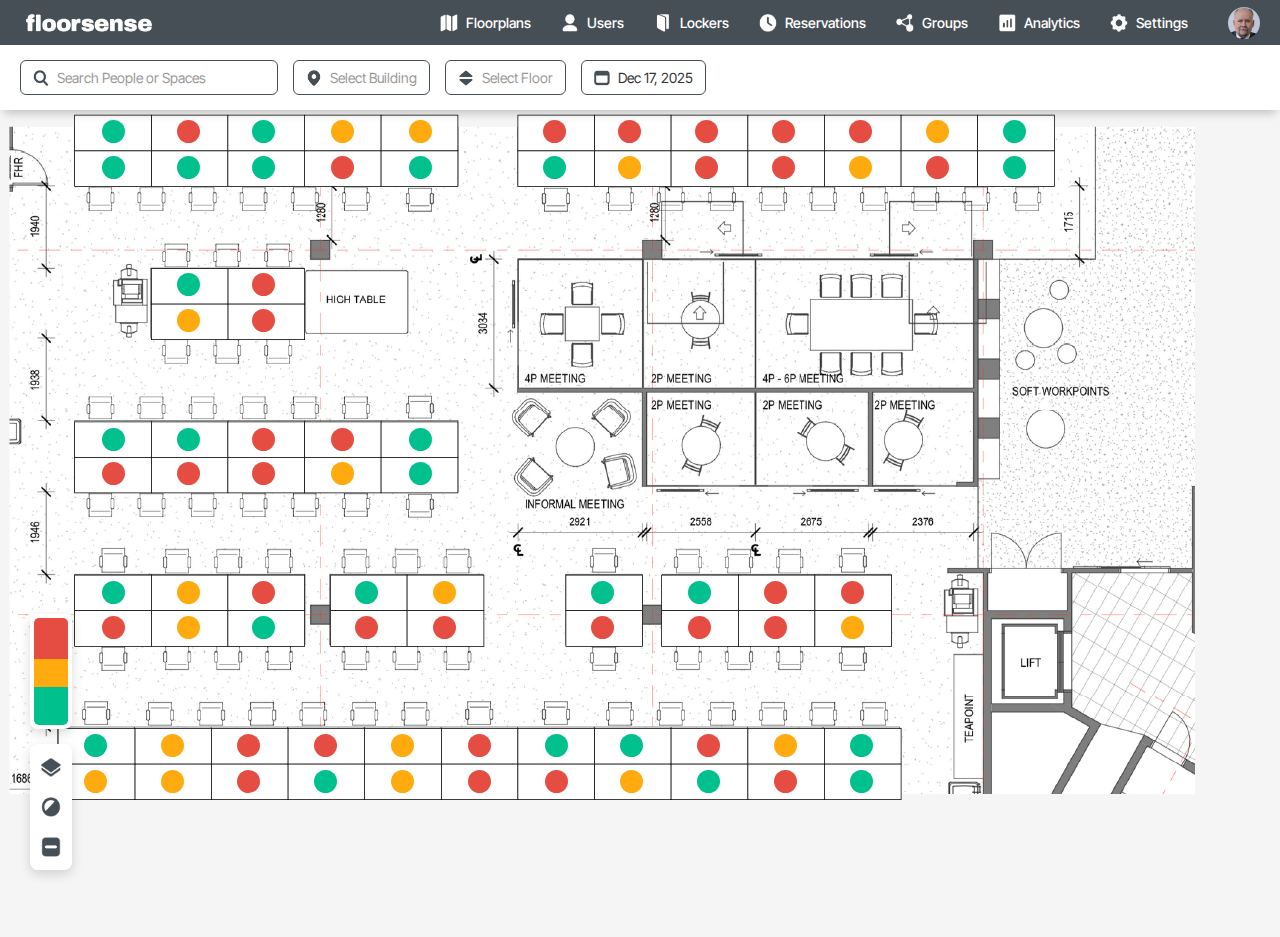
<file: index.html>
<!DOCTYPE html>
<html lang="en">
<head>
    <meta charset="UTF-8">
    <meta name="viewport" content="width=device-width, initial-scale=1.0">
    <title>Admin Portal</title>
    <link href="https://fonts.googleapis.com/css2?family=Inter+Tight:wght@400;500;600&display=swap" rel="stylesheet">
    <style>
        * {
            margin: 0;
            padding: 0;
            box-sizing: border-box;
        }

        body {
            font-family: 'Inter Tight', sans-serif;
            background-color: #f5f5f5;
        }

        .top-bar {
            height: 45px;
            background-color: #474f56;
            display: flex;
            align-items: center;
            justify-content: space-between;
            padding: 0 20px;
        }

        .logo {
            height: 30px;
        }

        .menu {
            display: flex;
            gap: 30px;
            align-items: center;
            z-index: 500;
        }

        .menu-item {
            display: flex;
            align-items: center;
            gap: 8px;
            color: white;
            text-decoration: none;
            font-size: 14px;
            font-weight: 500;
            cursor: pointer;
            transition: opacity 0.2s;
        }

        .menu-item:hover {
            opacity: 0.8;
        }

        .menu-item span {
            white-space: nowrap;
        }

        .menu-icon {
            height: 18px;
            width: 18px;
            flex-shrink: 0;
        }

        .avatar {
            width: 32px;
            height: 32px;
            border-radius: 50%;
            object-fit: cover;
            margin-left: 10px;
            flex-shrink: 0;
        }

        @media (max-width: 1024px) {
            .menu-item span {
                display: none;
            }
            .menu {
                gap: 20px;
            }

            .menu-item {
                position: relative;
            }

            .menu-item .tooltip {
                 display: block;
            }

        }

        .secondary-bar {
            height: 65px;
            background-color: white;
            display: flex;
            align-items: center;
            padding: 0 20px;
            gap: 15px;
            box-shadow: 0px 7px 9px -4px rgba(0,0,0,0.22);
            -webkit-box-shadow: 0px 7px 9px -4px rgba(0,0,0,0.22);
            -moz-box-shadow: 0px 7px 9px -4px rgba(0,0,0,0.22);
            position: relative;
            z-index: 10;
        }

        .filter-item {
            display: flex;
            align-items: center;
            gap: 8px;
            padding: 8px 12px;
            border: 1px solid #474f56;
            border-radius: 6px;
            background-color: white;
            font-size: 14px;
            color: #333;
            cursor: pointer;
            position: relative;
        }

        .filter-item select {
            border: none;
            outline: none;
            background: transparent;
            font-family: 'Inter Tight', sans-serif;
            font-size: 14px;
            color: #333;
            cursor: pointer;
            width: 100%;
            appearance: none;
            padding-right: 5px;
            position: absolute;
            left: 0;
            top: 0;
            width: 100%;
            height: 100%;
            padding-left: 36px;
            opacity: 0;
            cursor: pointer;
        }

        .filter-icon {
            height: 16px;
            width: 16px;
            flex-shrink: 0;
        }

        .search-input {
            border: none;
            outline: none;
            flex: 1;
            min-width: 150px;
            font-family: 'Inter Tight', sans-serif;
            font-size: 14px;
        }

        .search-input::placeholder {
            color: #999;
        }

        select, input[type="date"] {
            border: none;
            outline: none;
            background: transparent;
            font-family: 'Inter Tight', sans-serif;
            font-size: 14px;
            color: #333;
            cursor: pointer;
            width: 100%;
        }

        select {
            appearance: none;
            padding-right: 5px;
            position: absolute;
            left: 0;
            top: 0;
            width: 100%;
            height: 100%;
            padding-left: 36px;
            opacity: 0;
            cursor: pointer;
        }

        .select-text {
            color: #999;
            user-select: none;
        }

        select:focus + .select-text {
            color: #333;
        }

        select option:first-child {
            color: #999;
        }

        select option:not(:first-child) {
            color: #333;
        }

        input[type="date"] {
            position: absolute;
            left: 0;
            top: 0;
            width: 100%;
            height: 100%;
            padding-left: 36px;
            opacity: 0;
            cursor: pointer;
        }

        input[type="date"]::-webkit-calendar-picker-indicator {
            position: absolute;
            left: 0;
            top: 0;
            width: 100%;
            height: 100%;
            margin: 0;
            padding: 0;
            cursor: pointer;
            opacity: 0;
        }

        input[type="date"]::-webkit-inner-spin-button {
            display: none;
        }

        .date-text {
            user-select: none;
        }

        .content {
            position: relative;
            height: calc(100vh - 110px);
            overflow: hidden;
            z-index:1;
        }
        
        .content.space-pressed {
            cursor: grab;
        }
        
        .content.panning {
            cursor: grabbing;
        }

        .map-container {
            position: relative;
            width: 1202px;
            height: 695px;
            margin: 0;
            transform-origin: 0 0;
            transition: transform 0.1s ease-out;
        }

        .map-layer {
            position: absolute;
            top: 0;
            left: 0;
            width: 1202px;
            height: 695px;
            background-size: contain;
            background-position: top left;
            background-repeat: no-repeat;
        }

        .map-base {
            background-image: url('images/maptemplate.png');
        }

        .map-numbers {
            background-image: url('images/desknumbers.png');
            opacity: 0;
            transition: opacity 0.3s;
        }

        .map-numbers.visible {
            opacity: 1;
        }

        .dots-layer {
            position: absolute;
            top: 0;
            left: 0;
            width: 1202px;
            height: 695px;
        }

        .desk-dot {
            position: absolute;
            width: 23px;
            height: 23px;
            background-color: #e54d42;
            border-radius: 50%;
            cursor: pointer;
            transition: transform 0.2s, box-shadow 0.2s;
        }

        .desk-dot:hover {
            transform: scale(1.2);
        }

        .desk-dot.selected {
            transform: scale(1.1);
            box-shadow: 0 0 0 2px #ffffff, 0 0 0 4px #333333, 0 2px 8px rgba(0, 0, 0, 0.8);
        }

        .selection-box {
            position: absolute;
            border: 2px dashed #00c18d;
            background-color: rgba(0, 193, 141, 0.1);
            pointer-events: none;
            z-index: 100;
        }

    .side-panel {
        position: absolute;
        top: 20px;
        right: -420px;
        width: 400px;
        height: calc(100% - 40px);
        background-color: white;
        box-shadow: 2px 4px 9px rgba(0, 0, 0, 0.2);
        transition: right 0.3s ease;
        z-index: 11000;
        padding: 30px;
        overflow-y: auto;
        border-radius: 12px;
        border: 1px solid #afafaf;
    }

        .side-panel.open {
            right: 20px;
        }



        .panel-title {
            font-size: 16px;
            font-weight: 600;
            margin-bottom: 20px;
            color: #333;
            display: flex;
            justify-content: space-between;
            align-items: center;
        }

        .panel-title img {
            width: 20px;
            height: 20px;
        }

        .panel-count {
            font-size: 14px;
            font-weight: 400;
            color: #999;
        }

        .panel-field {
            margin-bottom: 20px;
        }

        .panel-label {
            font-size: 14px;
            font-weight: 500;
            color: #333;
            margin-bottom: 8px;
        }

        .panel-select {
            width: 100%;
            padding: 10px 12px;
            border: 1px solid #ddd;
            border-radius: 6px;
            font-family: 'Inter Tight', sans-serif;
            font-size: 14px;
            color: #333;
            background-color: white;
            cursor: pointer;
            outline: none;
            appearance: auto;
            opacity: 1;
            position: relative;
        }

        .panel-select option {
            color: #333;
            background-color: white;
        }

        .panel-select:focus {
            border-color: #00c18d;
        }

        .panel-content {
            font-size: 14px;
            color: #666;
            line-height: 1.6;
        }

        .section-divider {
            width: 100%;
            height: 1px;
            background-color: rgba(128, 128, 128, 0.2);
            margin: 20px 0;
        }

        .panel-field-inline {
            display: flex;
            align-items: center;
            justify-content: space-between;
            margin-bottom: 12px;
        }

       .three-state-button {
            display: flex;
            border: 1px solid #ddd;
            border-radius: 6px;
            overflow: hidden;
            width: fit-content;
        }
        .state-btn {
            padding: 6px 16px;
            border: none;
            background: white;
            cursor: pointer;
            font-size: 13px;
            border-right: 1px solid #ddd;
            transition: all 0.2s;
        }
        .state-btn:last-child {
            border-right: none;
        }
        .state-btn:hover:not(.active) {
            background: #f5f5f5;
        }
        .state-btn.active.state-on {
            background: #00c18d;
            color: white;
        }
        .state-btn.active.state-off {
            background: #e54d42;
            color: white;
        }
        .state-btn.active:not(.state-on):not(.state-off) {
            background: #999;
            color: white;
        }
        .two-state-button {
            display: flex;
            border: 1px solid #ddd;
            border-radius: 6px;
            overflow: hidden;
            width: fit-content;
        }

        .clear-all {
            color: #e54d42;
            font-size: 13px;
            cursor: pointer;
            font-weight: 500;
        }

        .clear-all:hover {
            text-decoration: underline;
        }

        .deskaction-container {
            display: flex;
            flex-wrap: wrap;
            gap: 12px; 
        }

        .deskaction {
            display: flex;
            min-width: 20px; 
            gap: 8px;
            padding: 8px 12px;
            border: 1px solid #474f56;
            border-radius: 6px;
            background: white;
            min-height: 20px;
            cursor: pointer;
            transition: background-color 0.2s;
            width: 45%;
        }

        .deskaction img {
            width: 20px;
            height: 20px;
            margin-right:8px;
        }

        .deskaction:hover {
            background-color: #f5f5f5;
        }

        .tags-container {
            display: flex;
            flex-wrap: wrap;
            gap: 8px;
            margin-top: 12px;
            padding: 12px;
            border: 1px solid #ddd;
            border-radius: 9px;
            background: white;
            min-height: 40px;
        }

        .tag {
            display: inline-flex;
            align-items: center;
            gap: 6px;
            padding: 6px 10px;
            background: #E0F2FA;
            color: #2b3136;
            border-radius: 6px;
            font-size: 13px;
            font-weight: 500;
        }

        .tag-close {
            cursor: pointer;
            font-size: 18px;
            line-height: 1;
            opacity: 0.7;
            transition: opacity 0.2s;
        }

        .tag-close:hover {
            opacity: 1;
        }


        /* MAP WIDGETS */

        .map-widgets {
            position: fixed;
            bottom: 30px;
            left: 30px;
            display: flex;
            flex-direction: column;
            gap: 15px;
            z-index: 300;
        }

        .widget {
            background-color: white;
            border: 4px solid white;
            border-radius: 8px;
            box-shadow: 0 4px 12px rgba(0, 0, 0, 0.15);
        }

        .widget-tri {
            width: 42px;
            height: 126px;
            display: flex;
            flex-direction: column;
            gap: 1px;
        }

        .widget-third {
            position: relative;
            flex: 1;
            display: flex;
            align-items: center;
            justify-content: center;
            cursor: pointer;
            transition: background-color 0.2s;
            border-radius: 5px;
        }

        .widget-third:hover {
            background-color: #f5f5f5;
        }

        .widget-third:hover .tooltip {
            opacity: 1;
        }

        .widget-icon {
            width: 20px;
            height: 20px;
        }

        .widget-color {
            width: 42px;
            height: 115px;
            display: flex;
            flex-direction: column;
        }

        .color-segment {
            cursor: pointer;
            position: relative;
            transition: opacity 0.2s;
        }

        .color-segment:hover {
            filter: brightness(1.1);
        }

        .color-red {
            background-color: #e54d42;
            flex: 3;
            border-radius: 5px 5px 0 0;
        }

        .color-yellow {
            background-color: #ffab10;
            flex: 2;
        }

        .color-green {
            background-color: #00c18d;
            flex: 2.8;
            border-radius: 0 0 5px 5px;
        }

        /* Tooltip Styles */
        .tooltip {
            position: absolute;
            background-color: #09131b;
            color: #ffffff;
            padding: 8px 12px;
            border-radius: 6px;
            font-size: 13px;
            font-weight: 500;
            white-space: nowrap;
            pointer-events: none;
            opacity: 0;
            box-shadow: 0 2px 8px rgba(0, 0, 0, 0.15);
            z-index: 5000;
        }

        *:hover > .tooltip {
            opacity: 1;
            transition: opacity 0.3s 1s;
        }

        .tooltip-right {
            left: calc(100% + 5px);
            top: 50%;
            transform: translateY(-50%);
        }

        .tooltip-left {
            right: calc(100% + 5px);
            top: 50%;
            transform: translateY(-50%);
        }

        .tooltip-up {
            bottom: calc(100% + 5px);
            left: 50%;
            transform: translateX(-50%);
        }

        .tooltip-down {
            top: calc(100% + 5px);
            left: 50%;
            transform: translateX(-50%);
        }
    </style>
</head>
<body>
    <div class="top-bar">
        <img src="images/fslogosmallwhite.png" alt="Logo" class="logo">
        <nav class="menu">
            <a href="#" class="menu-item">
                <img src="images/mapicon.png" alt="" class="menu-icon">
                <span>Floorplans</span>
                    <div class="tooltip tooltip-down">Floorplans</div>
            </a>
            <a href="#" class="menu-item">
                <img src="images/personicon.png" alt="" class="menu-icon">
                <span>Users</span>
            </a>
            <a href="#" class="menu-item">
                <img src="images/lockericon.png" alt="" class="menu-icon">
                <span>Lockers</span>
            </a>
            <a href="#" class="menu-item">
                <img src="images/clockicon.png" alt="" class="menu-icon">
                <span>Reservations</span>
            </a>
            <a href="#" class="menu-item">
                <img src="images/groupsicon.png" alt="" class="menu-icon">
                <span>Groups</span>
            </a>
            <a href="#" class="menu-item">
                <img src="images/analyticsicon.png" alt="" class="menu-icon">
                <span>Analytics</span>
            </a>
            <a href="#" class="menu-item">
                <img src="images/settingsicon.png" alt="" class="menu-icon">
                <span>Settings</span>
            </a>
            <img src="images/avatar.png" alt="Avatar" class="avatar">
        </nav>
    </div>
    
    <div class="secondary-bar">
        <div class="filter-item">
            <img src="images/searchicon.png" alt="" class="filter-icon">
            <input type="text" class="search-input" placeholder="Search People or Spaces">
        </div>
        
        <div class="filter-item">
            <img src="images/locationicon.png" alt="" class="filter-icon">
            <select id="building-select">
                <option value="" disabled selected hidden>Select Building</option>
                <option value="north">North Tower</option>
                <option value="south">South Tower</option>
                <option value="east">East Building</option>
                <option value="west">West Campus</option>
            </select>
            <span class="select-text">Select Building</span>
        </div>
        
        <div class="filter-item">
            <img src="images/updownicon.png" alt="" class="filter-icon">
            <select id="floor-select">
                <option value="" disabled selected hidden>Select Floor</option>
                <option value="1">Floor 1</option>
                <option value="2">Floor 2</option>
                <option value="3">Floor 3</option>
                <option value="4">Floor 4</option>
                <option value="5">Floor 5</option>
            </select>
            <span class="select-text">Select Floor</span>
        </div>
        
        <div class="filter-item" onclick="document.getElementById('date-select').showPicker()">
            <img src="images/calendarsimpleicon.png" alt="" class="filter-icon">
            <span class="date-text">Dec 17, 2025</span>
            <input type="date" id="date-select" value="2025-12-17">
        </div>
    </div>
    
    <div class="content" id="content">
        <div class="map-container" id="mapContainer">
            <div class="map-layer map-base"></div>
            <div class="map-layer map-numbers" id="deskNumbers"></div>
            <div class="dots-layer" id="dotsLayer"></div>
        </div>



        <div class="map-widgets">
            <div class="widget widget-color">
                <div class="color-segment color-red" id="selectConfirmed">
                    <div class="tooltip tooltip-right">Select Confirmed Desks</div>
                </div>
                <div class="color-segment color-yellow" id="selectReserved">
                    <div class="tooltip tooltip-right">Select Reserved Desks</div>
                </div>
                <div class="color-segment color-green" id="selectFree">
                    <div class="tooltip tooltip-right">Select Free Desks</div>
                </div>
            </div>
            
            <div class="widget widget-tri">
                <div class="widget-third" id="toggleNumbers">
                    <img src="images/mapstackicon.png" alt="" class="widget-icon">
                    <div class="tooltip tooltip-right">Show Desk Numbers</div>
                </div>
                <div class="widget-third" id="invertSelection">
                    <img src="images/selectinverseicon.png" alt="" class="widget-icon">
                    <div class="tooltip tooltip-right">Invert Selection</div>
                </div>
                <div class="widget-third" id="clearSelection">
                    <img src="images/clearselectionicon.png" alt="" class="widget-icon">
                    <div class="tooltip tooltip-right">Clear Selection</div>
                </div>
            </div>
        </div>

        <div class="side-panel" id="sidePanel">

    <div class="panel-title" id="panelTitle"></div>
    <div class="panel-content" id="panelContent">
        <!-- Single desk content -->
        <div id="singleDeskContent" style="display: none;">
            <div class="panel-field">
                    <div class="panel-label">Desk Type</div>
                    <select class="panel-select">
                        <option value="">Select Type</option>
                        <option value="standard">Standard</option>
                        <option value="standing">Standing</option>
                        <option value="executive">Executive</option>
                    </select>   
                </div>
                <div class="panel-field">
                    <div class="panel-label">Desk Group</div>
                    <select class="panel-select">
                        <option value="">Select Group</option>
                        <option value="engineering">Engineering</option>
                        <option value="sales">Sales</option>
                        <option value="marketing">Marketing</option>
                    </select>
                </div>
                <div class="panel-field">
                    <div class="panel-label">Desk Zone</div>
                    <select class="panel-select">
                        <option value="">Select Zone</option>
                        <option value="quiet">Quiet Zone</option>
                        <option value="collaborative">Collaborative Zone</option>
                        <option value="window">Window Zone</option>
                    </select>
                </div>
             
                           <div class="section-divider"></div>

            <div class="panel-field-inline">
                <div class="panel-label">Desk Tags</div>
                <div class="clear-all">Clear All Tags</div>
            </div>
                <div class="tags-container">
                    <span class="tag">Wow <span class="tag-close">×</span></span>
                    <span class="tag">Too Hot<span class="tag-close">×</span></span>
                    <span class="tag">Five Screens<span class="tag-close">×</span></span>
                    <span class="tag">Burst Water Main<span class="tag-close">×</span></span>
                </div>

        <div class="section-divider"></div>

            <div class="deskaction-container">
                <div class="deskaction"><img src="images/lighticon.png">Test Light</div>
                <div class="deskaction"><img src="images/speakericon.png">Test Speaker</div>
                <div class="deskaction"><img src="images/cleanicon.png">Mark Clean</div>
            </div>

        <div class="section-divider"></div> 

                    <div class="panel-field-inline">
                <div class="panel-label">Set Desk Status</div>
                    <div class="two-state-button">
                        <button class="state-btn state-off" onclick="setActive(this)">Off</button>
                        <button class="state-btn state-on active" onclick="setActive(this)">On</button>
                    </div>
            </div>

        </div>
        
        <!-- Bulk edit content -->
        <div id="bulkEditContent" style="display: none;">
                <div class="panel-field">
                    <div class="panel-label">Desk Type</div>
                    <select class="panel-select">
                        <option value="">Select Type</option>
                        <option value="standard">Standard</option>
                        <option value="standing">Standing</option>
                        <option value="executive">Executive</option>
                    </select>   
                </div>
                <div class="panel-field">
                    <div class="panel-label">Desk Group</div>
                    <select class="panel-select">
                        <option value="">Select Group</option>
                        <option value="engineering">Engineering</option>
                        <option value="sales">Sales</option>
                        <option value="marketing">Marketing</option>
                    </select>
                </div>
                <div class="panel-field">
                    <div class="panel-label">Desk Zone</div>
                    <select class="panel-select">
                        <option value="">Select Zone</option>
                        <option value="quiet">Quiet Zone</option>
                        <option value="collaborative">Collaborative Zone</option>
                        <option value="window">Window Zone</option>
                    </select>
                </div>

            <div class="section-divider"></div>

            <div class="panel-field-inline">
                <div class="panel-label">Wireless Charging</div>
                    <div class="three-state-button">
                        <button class="state-btn state-off" onclick="setActive(this)">Off</button>
                        <button class="state-btn" onclick="setActive(this)">Auto</button>
                        <button class="state-btn state-on active" onclick="setActive(this)">On</button>
                    </div>
            </div>

            <div class="panel-field-inline">
                <div class="panel-label">Power Control</div>
                    <div class="three-state-button">
                        <button class="state-btn state-off active" onclick="setActive(this)">Off</button>
                        <button class="state-btn" onclick="setActive(this)">Auto</button>
                        <button class="state-btn state-on" onclick="setActive(this)">On</button>
                    </div>
            </div>

            <div class="section-divider"></div>

            <div class="panel-field-inline">
                <div class="panel-label">Desk Tags</div>
                <div class="clear-all">Clear All Tags</div>
            </div>
                <div class="tags-container">
                    <span class="tag">Chair Toilet <span class="tag-close">×</span></span>
                    <span class="tag">Sunny <span class="tag-close">×</span></span>
                    <span class="tag">Dual Screen <span class="tag-close">×</span></span>
                    <span class="tag">Fragrance <span class="tag-close">×</span></span>
                </div>

            <div class="section-divider"></div>

            <div class="panel-field-inline">
                <div class="panel-label">Set Desk Status</div>
                    <div class="two-state-button">
                        <button class="state-btn state-off" onclick="setActive(this)">Off</button>
                        <button class="state-btn state-on active" onclick="setActive(this)">On</button>
                    </div>
            </div>
</div>
        </div>
    </div>
</div>
    </div>

    <script>
        // Zoom and Pan State
        let scale = 1;
        let translateX = 0;
        let translateY = 0;
        let isPanning = false;
        let panStartX = 0;
        let panStartY = 0;
        let spacePressed = false;
        const mapContainer = document.getElementById('mapContainer');
        const content = document.getElementById('content');
        
        // Space key handling for pan mode
        document.addEventListener('keydown', function(e) {
            if (e.code === 'Space' && !spacePressed) {
                spacePressed = true;
                content.classList.add('space-pressed');
                e.preventDefault();
            }
        });
        
        document.addEventListener('keyup', function(e) {
            if (e.code === 'Space') {
                spacePressed = false;
                content.classList.remove('space-pressed');
                if (isPanning) {
                    isPanning = false;
                    content.classList.remove('panning');
                }
            }
        });
        
        // Pan on space + drag
        content.addEventListener('mousedown', function(e) {
            if (spacePressed) {
                isPanning = true;
                panStartX = e.clientX - translateX;
                panStartY = e.clientY - translateY;
                content.classList.add('panning');
                e.preventDefault();
            }
        });
        
        document.addEventListener('mousemove', function(e) {
            if (isPanning && spacePressed) {
                translateX = e.clientX - panStartX;
                translateY = e.clientY - panStartY;
                updateTransform();
                e.preventDefault();
            }
        });
        
        document.addEventListener('mouseup', function(e) {
            if (isPanning) {
                isPanning = false;
                content.classList.remove('panning');
            }
        });
        
        // Zoom with mouse wheel
        content.addEventListener('wheel', function(e) {
            e.preventDefault();
            
            const rect = content.getBoundingClientRect();
            const mouseX = e.clientX - rect.left;
            const mouseY = e.clientY - rect.top;
            
            const oldScale = scale;
            const delta = e.deltaY > 0 ? 0.9 : 1.1;
            scale = Math.min(Math.max(0.5, scale * delta), 3);
            
            // Adjust translation to zoom toward mouse position
            translateX = mouseX - (mouseX - translateX) * (scale / oldScale);
            translateY = mouseY - (mouseY - translateY) * (scale / oldScale);
            
            updateTransform();
        }, { passive: false });
        
        function updateTransform() {
            mapContainer.style.transform = `translate(${translateX}px, ${translateY}px) scale(${scale})`;
        }
        
        // Toggle desk numbers visibility
        document.getElementById('toggleNumbers').addEventListener('click', function() {
            const numbersLayer = document.getElementById('deskNumbers');
            numbersLayer.classList.toggle('visible');
        });

        // Define desk positions - coordinates are percentages of the map (1202 x 695)
        // Format: { x: percentage, y: percentage, status: 'confirmed'|'reserved'|'free' }
        const deskPositions = [

        //top islands

    { x: 8.5, y: 1.5, status: 'free' },      
    { x: 14.75, y: 1.5, status: 'confirmed' },     
    { x: 21, y: 1.5, status: 'free' },    
    { x: 27.5, y: 1.5, status: 'reserved' }, 
    { x: 34, y: 1.5, status: 'reserved' }, 
    { x: 45.2, y: 1.5, status: 'confirmed' },
    { x: 51.45, y: 1.5, status: 'confirmed' },
    { x: 57.85, y: 1.5, status: 'confirmed' },
    { x: 64.25, y: 1.5, status: 'confirmed' },
    { x: 70.65, y: 1.5, status: 'confirmed' }, 
    { x: 77.05, y: 1.5, status: 'reserved' }, 
    { x: 83.45, y: 1.5, status: 'free' },    
    
        //2nd row

    { x: 8.5, y: 6.65, status: 'free' },      
    { x: 14.75, y: 6.65, status: 'free' },     
    { x: 21, y: 6.65, status: 'free' },    
    { x: 27.5, y: 6.65, status: 'confirmed' }, 
    { x: 34, y: 6.65, status: 'free' }, 
    { x: 45.2, y: 6.65, status: 'free' },
    { x: 51.45, y: 6.65, status: 'reserved' },
    { x: 57.85, y: 6.65, status: 'confirmed' },
    { x: 64.25, y: 6.65, status: 'confirmed' },
    { x: 70.65, y: 6.65, status: 'reserved' }, 
    { x: 77.05, y: 6.65, status: 'confirmed' }, 
    { x: 83.45, y: 6.65, status: 'free' }, 

        //small island

    { x: 14.75, y: 23.5, status: 'free' },     
    { x: 21, y: 23.5, status: 'confirmed' },    
    { x: 14.75, y: 28.6, status: 'reserved' },     
    { x: 21, y: 28.6, status: 'confirmed' },   
 
            //island 3
            
    { x: 8.5, y: 45.7, status: 'free' },  
    { x: 14.75, y: 45.7, status: 'free' },     
    { x: 21, y: 45.7, status: 'confirmed' },       
    { x: 27.5, y: 45.7, status: 'confirmed' },   
    { x: 34, y: 45.7, status: 'free' },  

    { x: 8.5, y: 50.7, status: 'confirmed' },  
    { x: 14.75, y: 50.7, status: 'confirmed' },     
    { x: 21, y: 50.7, status: 'confirmed' },      
    { x: 27.5, y: 50.7, status: 'reserved' },   
    { x: 34, y: 50.7, status: 'free' },  

    //little island 1
            
    { x: 8.5, y: 67.8, status: 'free' },  
    { x: 14.75, y: 67.8, status: 'reserved' },     
    { x: 21, y: 67.8, status: 'confirmed' },

    { x: 8.5, y: 72.85, status: 'confirmed' },  
    { x: 14.75, y: 72.85, status: 'reserved' },     
    { x: 21, y: 72.85, status: 'free' },

    //little island 2

    { x: 29.5, y: 67.8, status: 'free' },  
    { x: 36, y: 67.8, status: 'reserved' },  

    { x: 29.5, y: 72.85, status: 'confirmed' },  
    { x: 36, y: 72.85, status: 'confirmed' }, 
    
    //little island 3

    { x: 49.2, y: 67.8, status: 'free' },  
    { x: 49.2, y: 72.85, status: 'confirmed' },  

    //little island 4

    { x: 57.2, y: 67.8, status: 'free' },  
    { x: 63.6, y: 67.8, status: 'confirmed' },  
    { x: 70, y: 67.8, status: 'confirmed' },  

    { x: 57.2, y: 72.85, status: 'confirmed' },  
    { x: 63.6, y: 72.85, status: 'confirmed' },  
    { x: 70, y: 72.85, status: 'reserved' },  

        //bottom island

    { x: 7, y: 89.8, status: 'free' },
    { x: 13.4, y: 89.8, status: 'reserved' },
    { x: 19.7, y: 89.8, status: 'confirmed' },
    { x: 26.1, y: 89.8, status: 'confirmed' },
    { x: 32.5, y: 89.8, status: 'reserved' },
    { x: 38.9, y: 89.8, status: 'confirmed' },
    { x: 45.3, y: 89.8, status: 'free' },
    { x: 51.6, y: 89.8, status: 'free' },
    { x: 58, y: 89.8, status: 'confirmed' },
    { x: 64.37, y: 89.8, status: 'reserved' },
    { x: 70.7, y: 89.8, status: 'free' },

    { x: 7, y: 94.9, status: 'reserved' },
    { x: 13.4, y: 94.9, status: 'reserved' },
    { x: 19.7, y: 94.9, status: 'confirmed' },
    { x: 26.1, y: 94.9, status: 'free' },
    { x: 32.5, y: 94.9, status: 'reserved' },
    { x: 38.9, y: 94.9, status: 'confirmed' },
    { x: 45.3, y: 94.9, status: 'confirmed' },
    { x: 51.6, y: 94.9, status: 'reserved' },
    { x: 58, y: 94.9, status: 'free' },
    { x: 64.37, y: 94.9, status: 'confirmed' },
    { x: 70.7, y: 94.9, status: 'free' },

];

        // Create desk dots at fixed positions
        const dotsLayer = document.getElementById('dotsLayer');
        const dots = [];
        const statusColors = {
            'confirmed': '#e54d42',
            'reserved': '#ffab10',
            'free': '#00c18d'
        };
        
        deskPositions.forEach((desk, i) => {
            const dot = document.createElement('div');
            dot.className = 'desk-dot';
            dot.style.backgroundColor = statusColors[desk.status];
            dot.style.left = desk.x + '%';
            dot.style.top = desk.y + '%';
            dot.dataset.status = desk.status;
            dot.dataset.id = i;
            dotsLayer.appendChild(dot);
            dots.push(dot);
        });

        // Invert selection
        document.getElementById('invertSelection').addEventListener('click', function() {
            const currentlySelected = new Set(selectedDots);
            selectedDots = dots.filter(dot => !currentlySelected.has(dot));
            updateSelection();
            if (selectedDots.length > 0) {
                showPanel('green');
            } else {
                sidePanel.classList.remove('open');
            }
        });

        // Clear selection
document.getElementById('clearSelection').addEventListener('click', function() {
    selectedDots = [];
    updateSelection();
    sidePanel.classList.remove('open');
});

        // Color widget click handlers
        document.getElementById('selectConfirmed').addEventListener('click', function(e) {
            const confirmedDots = dots.filter(dot => dot.dataset.status === 'confirmed');
            if (e.shiftKey) {
                // Add to existing selection
                confirmedDots.forEach(dot => {
                    if (!selectedDots.includes(dot)) {
                        selectedDots.push(dot);
                    }
                });
            } else {
                // Replace selection
                selectedDots = confirmedDots;
            }
            updateSelection();
            showPanel(selectedDots.length === 1 ? 'white' : 'green');
        });
        
        document.getElementById('selectReserved').addEventListener('click', function(e) {
            const reservedDots = dots.filter(dot => dot.dataset.status === 'reserved');
            if (e.shiftKey) {
                // Add to existing selection
                reservedDots.forEach(dot => {
                    if (!selectedDots.includes(dot)) {
                        selectedDots.push(dot);
                    }
                });
            } else {
                // Replace selection
                selectedDots = reservedDots;
            }
            updateSelection();
            showPanel(selectedDots.length === 1 ? 'white' : 'green');
        });
        
        document.getElementById('selectFree').addEventListener('click', function(e) {
            const freeDots = dots.filter(dot => dot.dataset.status === 'free');
            if (e.shiftKey) {
                // Add to existing selection
                freeDots.forEach(dot => {
                    if (!selectedDots.includes(dot)) {
                        selectedDots.push(dot);
                    }
                });
            } else {
                // Replace selection
                selectedDots = freeDots;
            }
            updateSelection();
            showPanel(selectedDots.length === 1 ? 'white' : 'green');
        });

        // Selection logic
        const sidePanel = document.getElementById('sidePanel');
        const panelTitle = document.getElementById('panelTitle');
        const panelContent = document.getElementById('panelContent');
        const panelClose = document.getElementById('panelClose');
        let selectedDots = [];
        let isSelecting = false;
        let isAdditive = false;
        let selectionBox = null;
        let startX, startY;

        // Single click on dot
        dots.forEach(dot => {
            dot.addEventListener('click', function(e) {
                e.stopPropagation();
                if (!isSelecting && !isPanning) {
                    if (e.shiftKey) {
                        // Shift-click: add/remove from selection
                        const index = selectedDots.indexOf(dot);
                        if (index > -1) {
                            selectedDots.splice(index, 1);
                        } else {
                            selectedDots.push(dot);
                        }
                        updateSelection();
                        if (selectedDots.length > 0) {
                            showPanel(selectedDots.length === 1 ? 'white' : 'green');
                        } else {
                            sidePanel.classList.remove('open');
                        }
                    } else {
                        // Regular click: select only this dot
                        selectedDots = [dot];
                        updateSelection();
                        showPanel('white');
                    }
                }
            });
        });

        // Click and drag selection
        dotsLayer.addEventListener('mousedown', function(e) {
            if (e.target.classList.contains('desk-dot') || spacePressed) return;
            
            isSelecting = true;
            isAdditive = e.shiftKey;
            const contentRect = content.getBoundingClientRect();
            startX = e.clientX;
            startY = e.clientY;
            
            selectionBox = document.createElement('div');
            selectionBox.className = 'selection-box';
            selectionBox.style.left = (startX - contentRect.left) + 'px';
            selectionBox.style.top = (startY - contentRect.top) + 'px';
            content.appendChild(selectionBox);
        });

        document.addEventListener('mousemove', function(e) {
            if (!isSelecting) return;
            
            const contentRect = content.getBoundingClientRect();
            const currentX = e.clientX;
            const currentY = e.clientY;
            const width = Math.abs(currentX - startX);
            const height = Math.abs(currentY - startY);
            const left = Math.min(startX, currentX) - contentRect.left;
            const top = Math.min(startY, currentY) - contentRect.top;
            
            selectionBox.style.left = left + 'px';
            selectionBox.style.top = top + 'px';
            selectionBox.style.width = width + 'px';
            selectionBox.style.height = height + 'px';
        });

        document.addEventListener('mouseup', function(e) {
            if (!isSelecting) return;
            
            isSelecting = false;
            
            // Check which dots are in the selection box
            const boxRect = selectionBox.getBoundingClientRect();
            const newSelection = [];
            
            dots.forEach(dot => {
                const dotRect = dot.getBoundingClientRect();
                if (
                    dotRect.left < boxRect.right &&
                    dotRect.right > boxRect.left &&
                    dotRect.top < boxRect.bottom &&
                    dotRect.bottom > boxRect.top
                ) {
                    newSelection.push(dot);
                }
            });
            
            if (selectionBox) {
                selectionBox.remove();
                selectionBox = null;
            }
            
            // If Shift was held, add to existing selection instead of replacing
            if (isAdditive && newSelection.length > 0) {
                newSelection.forEach(dot => {
                    if (!selectedDots.includes(dot)) {
                        selectedDots.push(dot);
                    }
                });
            } else if (newSelection.length > 0) {
                selectedDots = newSelection;
            } else if (!isAdditive) {
                // Only deselect all if not holding Shift and clicking empty space
                selectedDots = [];
            }
            
            if (selectedDots.length > 0) {
                updateSelection();
                showPanel(selectedDots.length === 1 ? 'white' : 'green');
            } else {
                dots.forEach(dot => dot.classList.remove('selected'));
                sidePanel.classList.remove('open');
            }
            
            isAdditive = false;
        });

        function updateSelection() {
            dots.forEach(dot => dot.classList.remove('selected'));
            selectedDots.forEach(dot => dot.classList.add('selected'));
        }

function showPanel(theme) {
    sidePanel.className = 'side-panel open ' + theme + '-theme';
    
    const singleContent = document.getElementById('singleDeskContent');
const bulkContent = document.getElementById('bulkEditContent');

if (theme === 'white') {
    panelTitle.innerHTML = 'L4.102 <img src="images/eventicon.png" style="cursor:pointer">';
    singleContent.style.display = 'block';
    bulkContent.style.display = 'none';
} else {
    panelTitle.innerHTML = 'Bulk Edit Desks<span class="panel-count">Selected Desks: <span style="font-weight:600">' + selectedDots.length + '</span></span>';
    singleContent.style.display = 'none';
    bulkContent.style.display = 'block';
}
}



        // Update select dropdowns
        document.getElementById('building-select').addEventListener('change', function() {
            this.previousElementSibling.nextElementSibling.textContent = this.options[this.selectedIndex].text;
        });

        document.getElementById('floor-select').addEventListener('change', function() {
            this.previousElementSibling.nextElementSibling.textContent = this.options[this.selectedIndex].text;
        });

        document.getElementById('date-select').addEventListener('change', function() {
            const date = new Date(this.value);
            const formatted = date.toLocaleDateString('en-US', { month: 'short', day: 'numeric', year: 'numeric' });
            this.previousElementSibling.textContent = formatted;
        });
    </script>

<!-- Tri/Duo Button Script -->

    <script>
        function setActive(btn) {
            // Get siblings within the same parent
            const siblings = btn.parentElement.children;
            
            // Remove active from all siblings
            for (let sibling of siblings) {
                sibling.classList.remove('active');
            }
            
            // Add active to clicked button
            btn.classList.add('active');
        }
    </script>

</body>
</html>
</file>
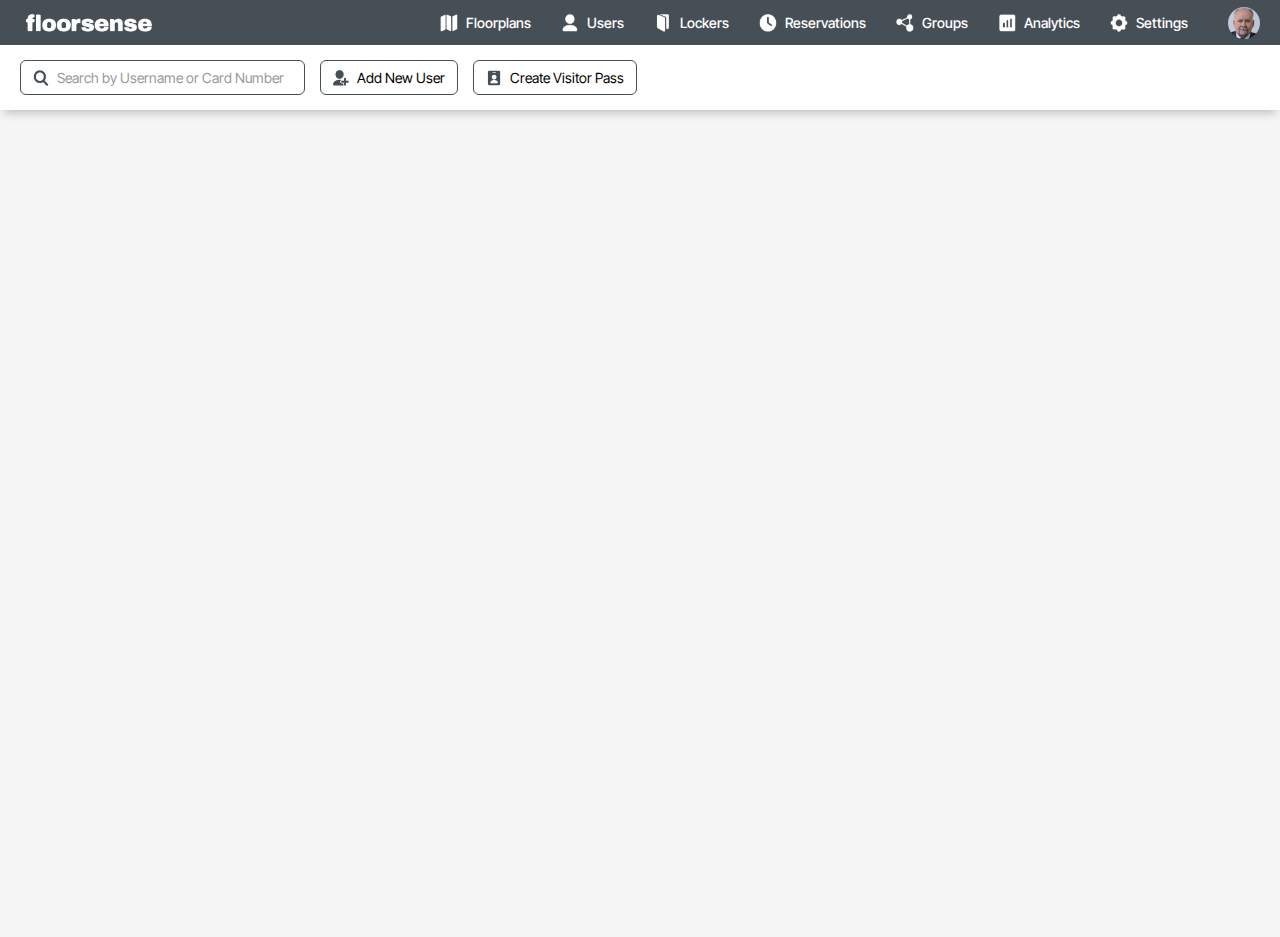
<file: users.html>
<!DOCTYPE html>
<html lang="en">
<head>
    <meta charset="UTF-8">
    <meta name="viewport" content="width=device-width, initial-scale=1.0">
    <title>Users – Floorsense Admin Portal</title>
    <link href="https://fonts.googleapis.com/css2?family=Inter+Tight:wght@400;500;600&display=swap" rel="stylesheet">
    <link rel="stylesheet" href="styles.css">
    
</head>
<body>
    <div class="top-bar">
        <img src="images/fslogosmallwhite.png" alt="Logo" class="logo">
        <nav class="menu">
            <a href="index.html" class="menu-item">
                <img src="images/mapicon.png" alt="" class="menu-icon">
                <span>Floorplans</span>
                    <div class="tooltip tooltip-down">Floorplans</div>
            </a>
            <a href="users.html" class="menu-item">
                <img src="images/personicon.png" alt="" class="menu-icon">
                <span>Users</span>
            </a>
            <a href="#" class="menu-item">
                <img src="images/lockericon.png" alt="" class="menu-icon">
                <span>Lockers</span>
            </a>
            <a href="#" class="menu-item">
                <img src="images/clockicon.png" alt="" class="menu-icon">
                <span>Reservations</span>
            </a>
            <a href="#" class="menu-item">
                <img src="images/groupsicon.png" alt="" class="menu-icon">
                <span>Groups</span>
            </a>
            <a href="#" class="menu-item">
                <img src="images/analyticsicon.png" alt="" class="menu-icon">
                <span>Analytics</span>
            </a>
            <a href="#" class="menu-item">
                <img src="images/settingsicon.png" alt="" class="menu-icon">
                <span>Settings</span>
            </a>
            <img src="images/avatar.png" alt="Avatar" class="avatar">
        </nav>
    </div>
    
    <div class="secondary-bar">
        <div class="filter-item">
            <img src="images/searchicon.png" alt="" class="filter-icon">
            <input type="text" class="search-input" style="width:235px" placeholder="Search by Username or Card Number">
        </div>
        
        <div class="secondaryaction">
            <img src="images/addusericon.png" alt="" class="filter-icon">
            Add New User
        </div>

        <div class="secondaryaction">
            <img src="images/createvouchericon.png" alt="" class="filter-icon">
            Create Visitor Pass
        </div>

    </div>
    
        <div class="content" id="content">
            <div class="map-container" id="mapContainer">

            </div>


<!-- Info Panel (Appears when user is selected) -->

<div class="side-panel" id="sidePanel">

 <div class="panel-title">

        <div style="display: flex; align-items: center; gap: 8px;">
            <span id="panelTitleText"></span>
            <div id="panelMoreInfoIcon" style="position: relative; display: none;">
                <img src="images/moreinfoicon.png" style="cursor:pointer; width: 16px; height: 16px;">
                <div class="tooltip tooltip-right">More Info</div>
            </div>
        </div>

        <div id="panelTitleIcon" style="position: relative; display: none;">
            <img src="images/eventicon.png" style="cursor:pointer; width: 20px; height: 20px;">
            <div class="tooltip tooltip-left">Event Log</div>
        </div>
        <span class="panel-count" id="panelCount" style="display: none;"></span>
    </div>

    <div class="panel-content" id="panelContent">
            <div id="singleDeskContent" style="display: none;">

    <div class="info-section" id="infoSection">

        <div class="info-content">
                        <div class="info-row">
                <span class="info-label">Code</span>
                <span class="info-value">00124b001cb9c3e2</span>
            </div>
                        <div class="info-row">
                <span class="info-label">Location</span>
                <span class="info-value">3/2/180</span>
            </div>
            <div class="info-row">
                <span class="info-label">Desk Type</span>
                <span class="info-value">Workstation</span>
            </div>
            <div class="info-row">
                <span class="info-label">Group</span>
                <span class="info-value">Default</span>
            </div>
            <div class="info-row">
                <span class="info-label">Zone</span>
                <span class="info-value">Default</span>
            </div>

        </div>

        <div class="info-content">
            <div class="info-row">
                <span class="info-label">Status</span>
                <span class="info-value" style="color:#00c18d">Online</span>
            </div>
            <div class="info-row">
                <span class="info-label">Disabled</span>
                <span class="info-value">No</span>
            </div>
            <div class="info-row">
                <span class="info-label">Occupied</span>
                <span class="info-value">No</span>
            </div>
            <div class="info-row">
                <span class="info-label">Reserved</span>
                <span class="info-value">No</span>
            </div>
                        <div class="info-row">
                <span class="info-label">Cleaning Status</span>
                <span class="info-value">Clean</span>
            </div>
        </div>


        </div>

         <div class="info-section" id="infoSection">
        <div class="info-content">
            <div class="info-row">
                <span class="info-label">Reserved</span>
                <span class="info-value">No</span>
            </div>
            </div>
            </div>
            <div class="panel-field">
                    <div class="panel-label">Desk Type</div>
                    <select class="panel-select">
                        <option value="">Select Type</option>
                        <option value="standard">Standard</option>
                        <option value="standing">Standing</option>
                        <option value="executive">Executive</option>
                    </select>   
                </div>
                <div class="panel-field">
                    <div class="panel-label">Desk Group</div>
                    <select class="panel-select">
                        <option value="">Select Group</option>
                        <option value="engineering">Engineering</option>
                        <option value="sales">Sales</option>
                        <option value="marketing">Marketing</option>
                    </select>
                </div>
                <div class="panel-field">
                    <div class="panel-label">Desk Zone</div>
                    <select class="panel-select">
                        <option value="">Select Zone</option>
                        <option value="quiet">Quiet Zone</option>
                        <option value="collaborative">Collaborative Zone</option>
                        <option value="window">Window Zone</option>
                    </select>
                </div>
             
                           <div class="section-divider"></div>

            <div class="panel-field-inline">
                <div class="panel-label">Desk Tags</div>
                <div class="clear-all">Clear All Tags</div>
            </div>
                <div class="tags-container">
                    <span class="tag">Wow <span class="tag-close">×</span></span>
                    <span class="tag">Too Hot<span class="tag-close">×</span></span>
                    <span class="tag">Five Screens<span class="tag-close">×</span></span>
                    <span class="tag">Burst Water Main<span class="tag-close">×</span></span>
                </div>

        <div class="section-divider"></div>

            <div class="deskaction-container">
                <div class="deskaction"><img src="images/lighticon.png">Test Light</div>
                <div class="deskaction"><img src="images/speakericon.png">Test Speaker</div>
                <div class="deskaction"><img src="images/cleanicon.png">Mark Clean</div>
            </div>

        <div class="section-divider"></div> 

                    <div class="panel-field-inline">
                <div class="panel-label">Set Desk Status</div>
                    <div class="two-state-button">
                        <button class="state-btn state-off" onclick="setActive(this)">Off</button>
                        <button class="state-btn state-on active" onclick="setActive(this)">On</button>
                    </div>
            </div>

        </div>
        </div>
        
        <!-- Bulk edit content -->
        <div id="bulkEditContent" style="display: none;">
                <div class="panel-field">
                    <div class="panel-label">Desk Type</div>
                    <select class="panel-select">
                        <option value="">Select Type</option>
                        <option value="standard">Standard</option>
                        <option value="standing">Standing</option>
                        <option value="executive">Executive</option>
                    </select>   
                </div>
                <div class="panel-field">
                    <div class="panel-label">Desk Group</div>
                    <select class="panel-select">
                        <option value="">Select Group</option>
                        <option value="engineering">Engineering</option>
                        <option value="sales">Sales</option>
                        <option value="marketing">Marketing</option>
                    </select>
                </div>
                <div class="panel-field">
                    <div class="panel-label">Desk Zone</div>
                    <select class="panel-select">
                        <option value="">Select Zone</option>
                        <option value="quiet">Quiet Zone</option>
                        <option value="collaborative">Collaborative Zone</option>
                        <option value="window">Window Zone</option>
                    </select>
                </div>

            <div class="section-divider"></div>

            <div class="panel-field-inline">
                <div class="panel-label">Wireless Charging</div>
                    <div class="three-state-button">
                        <button class="state-btn state-off" onclick="setActive(this)">Off</button>
                        <button class="state-btn" onclick="setActive(this)">Auto</button>
                        <button class="state-btn state-on active" onclick="setActive(this)">On</button>
                    </div>
            </div>

            <div class="panel-field-inline">
                <div class="panel-label">Power Control</div>
                    <div class="three-state-button">
                        <button class="state-btn state-off active" onclick="setActive(this)">Off</button>
                        <button class="state-btn" onclick="setActive(this)">Auto</button>
                        <button class="state-btn state-on" onclick="setActive(this)">On</button>
                    </div>
            </div>

            <div class="section-divider"></div>

            <div class="panel-field-inline">
                <div class="panel-label">Desk Tags</div>
                <div class="clear-all">Clear All Tags</div>
            </div>
                <div class="tags-container">
                    <span class="tag">Chair Toilet <span class="tag-close">×</span></span>
                    <span class="tag">Sunny <span class="tag-close">×</span></span>
                    <span class="tag">Dual Screen <span class="tag-close">×</span></span>
                    <span class="tag">Fragrance <span class="tag-close">×</span></span>
                </div>

            <div class="section-divider"></div>

            <div class="panel-field-inline">
                <div class="panel-label">Set Desk Status</div>
                    <div class="two-state-button">
                        <button class="state-btn state-off" onclick="setActive(this)">Off</button>
                        <button class="state-btn state-on active" onclick="setActive(this)">On</button>
                    </div>
            </div>
</div>
        </div>
    </div>
</div>
    </div>

    <script>
        // Zoom and Pan State
        let scale = 1;
        let translateX = 0;
        let translateY = 0;
        let isPanning = false;
        let panStartX = 0;
        let panStartY = 0;
        let spacePressed = false;
        const mapContainer = document.getElementById('mapContainer');
        const content = document.getElementById('content');
        
        // Space key handling for pan mode
        document.addEventListener('keydown', function(e) {
            if (e.code === 'Space' && !spacePressed) {
                spacePressed = true;
                content.classList.add('space-pressed');
                e.preventDefault();
            }
        });
        
        document.addEventListener('keyup', function(e) {
            if (e.code === 'Space') {
                spacePressed = false;
                content.classList.remove('space-pressed');
                if (isPanning) {
                    isPanning = false;
                    content.classList.remove('panning');
                }
            }
        });
        
        // Pan on space + drag
        content.addEventListener('mousedown', function(e) {
            if (spacePressed) {
                isPanning = true;
                panStartX = e.clientX - translateX;
                panStartY = e.clientY - translateY;
                content.classList.add('panning');
                e.preventDefault();
            }
        });
        
        document.addEventListener('mousemove', function(e) {
            if (isPanning && spacePressed) {
                translateX = e.clientX - panStartX;
                translateY = e.clientY - panStartY;
                updateTransform();
                e.preventDefault();
            }
        });
        
        document.addEventListener('mouseup', function(e) {
            if (isPanning) {
                isPanning = false;
                content.classList.remove('panning');
            }
        });
        
        // Zoom with mouse wheel
        content.addEventListener('wheel', function(e) {
            e.preventDefault();
            
            const rect = content.getBoundingClientRect();
            const mouseX = e.clientX - rect.left;
            const mouseY = e.clientY - rect.top;
            
            const oldScale = scale;
            const delta = e.deltaY > 0 ? 0.9 : 1.1;
            scale = Math.min(Math.max(0.5, scale * delta), 3);
            
            // Adjust translation to zoom toward mouse position
            translateX = mouseX - (mouseX - translateX) * (scale / oldScale);
            translateY = mouseY - (mouseY - translateY) * (scale / oldScale);
            
            updateTransform();
        }, { passive: false });
        
        function updateTransform() {
            mapContainer.style.transform = `translate(${translateX}px, ${translateY}px) scale(${scale})`;
        }
        
        // Toggle desk numbers visibility
        document.getElementById('toggleNumbers').addEventListener('click', function() {
            const numbersLayer = document.getElementById('deskNumbers');
            numbersLayer.classList.toggle('visible');
        });

        // Define desk positions - coordinates are percentages of the map (1202 x 695)
        // Format: { x: percentage, y: percentage, status: 'confirmed'|'reserved'|'free' }
        const deskPositions = [

        //top islands

    { x: 8.5, y: 1.5, status: 'free' },      
    { x: 14.75, y: 1.5, status: 'confirmed' },     
    { x: 21, y: 1.5, status: 'free' },    
    { x: 27.5, y: 1.5, status: 'reserved' }, 
    { x: 34, y: 1.5, status: 'reserved' }, 
    { x: 45.2, y: 1.5, status: 'confirmed' },
    { x: 51.45, y: 1.5, status: 'confirmed' },
    { x: 57.85, y: 1.5, status: 'confirmed' },
    { x: 64.25, y: 1.5, status: 'confirmed' },
    { x: 70.65, y: 1.5, status: 'confirmed' }, 
    { x: 77.05, y: 1.5, status: 'reserved' }, 
    { x: 83.45, y: 1.5, status: 'free' },    
    
        //2nd row

    { x: 8.5, y: 6.65, status: 'free' },      
    { x: 14.75, y: 6.65, status: 'free' },     
    { x: 21, y: 6.65, status: 'free' },    
    { x: 27.5, y: 6.65, status: 'confirmed' }, 
    { x: 34, y: 6.65, status: 'free' }, 
    { x: 45.2, y: 6.65, status: 'free' },
    { x: 51.45, y: 6.65, status: 'reserved' },
    { x: 57.85, y: 6.65, status: 'confirmed' },
    { x: 64.25, y: 6.65, status: 'confirmed' },
    { x: 70.65, y: 6.65, status: 'reserved' }, 
    { x: 77.05, y: 6.65, status: 'confirmed' }, 
    { x: 83.45, y: 6.65, status: 'free' }, 

        //small island

    { x: 14.75, y: 23.5, status: 'free' },     
    { x: 21, y: 23.5, status: 'confirmed' },    
    { x: 14.75, y: 28.6, status: 'reserved' },     
    { x: 21, y: 28.6, status: 'confirmed' },   
 
            //island 3
            
    { x: 8.5, y: 45.7, status: 'free' },  
    { x: 14.75, y: 45.7, status: 'free' },     
    { x: 21, y: 45.7, status: 'confirmed' },       
    { x: 27.5, y: 45.7, status: 'confirmed' },   
    { x: 34, y: 45.7, status: 'free' },  

    { x: 8.5, y: 50.7, status: 'confirmed' },  
    { x: 14.75, y: 50.7, status: 'confirmed' },     
    { x: 21, y: 50.7, status: 'confirmed' },      
    { x: 27.5, y: 50.7, status: 'reserved' },   
    { x: 34, y: 50.7, status: 'free' },  

    //little island 1
            
    { x: 8.5, y: 67.8, status: 'free' },  
    { x: 14.75, y: 67.8, status: 'reserved' },     
    { x: 21, y: 67.8, status: 'confirmed' },

    { x: 8.5, y: 72.85, status: 'confirmed' },  
    { x: 14.75, y: 72.85, status: 'reserved' },     
    { x: 21, y: 72.85, status: 'free' },

    //little island 2

    { x: 29.5, y: 67.8, status: 'free' },  
    { x: 36, y: 67.8, status: 'reserved' },  

    { x: 29.5, y: 72.85, status: 'confirmed' },  
    { x: 36, y: 72.85, status: 'confirmed' }, 
    
    //little island 3

    { x: 49.2, y: 67.8, status: 'free' },  
    { x: 49.2, y: 72.85, status: 'confirmed' },  

    //little island 4

    { x: 57.2, y: 67.8, status: 'free' },  
    { x: 63.6, y: 67.8, status: 'confirmed' },  
    { x: 70, y: 67.8, status: 'confirmed' },  

    { x: 57.2, y: 72.85, status: 'confirmed' },  
    { x: 63.6, y: 72.85, status: 'confirmed' },  
    { x: 70, y: 72.85, status: 'reserved' },  

        //bottom island

    { x: 7, y: 89.8, status: 'free' },
    { x: 13.4, y: 89.8, status: 'reserved' },
    { x: 19.7, y: 89.8, status: 'confirmed' },
    { x: 26.1, y: 89.8, status: 'confirmed' },
    { x: 32.5, y: 89.8, status: 'reserved' },
    { x: 38.9, y: 89.8, status: 'confirmed' },
    { x: 45.3, y: 89.8, status: 'free' },
    { x: 51.6, y: 89.8, status: 'free' },
    { x: 58, y: 89.8, status: 'confirmed' },
    { x: 64.37, y: 89.8, status: 'reserved' },
    { x: 70.7, y: 89.8, status: 'free' },

    { x: 7, y: 94.9, status: 'reserved' },
    { x: 13.4, y: 94.9, status: 'reserved' },
    { x: 19.7, y: 94.9, status: 'confirmed' },
    { x: 26.1, y: 94.9, status: 'free' },
    { x: 32.5, y: 94.9, status: 'reserved' },
    { x: 38.9, y: 94.9, status: 'confirmed' },
    { x: 45.3, y: 94.9, status: 'confirmed' },
    { x: 51.6, y: 94.9, status: 'reserved' },
    { x: 58, y: 94.9, status: 'free' },
    { x: 64.37, y: 94.9, status: 'confirmed' },
    { x: 70.7, y: 94.9, status: 'free' },

];

        // Create desk dots at fixed positions
        const dotsLayer = document.getElementById('dotsLayer');
        const dots = [];
        const statusColors = {
            'confirmed': '#e54d42',
            'reserved': '#ffab10',
            'free': '#00c18d'
        };
        
        deskPositions.forEach((desk, i) => {
            const dot = document.createElement('div');
            dot.className = 'desk-dot';
            dot.style.backgroundColor = statusColors[desk.status];
            dot.style.left = desk.x + '%';
            dot.style.top = desk.y + '%';
            dot.dataset.status = desk.status;
            dot.dataset.id = i;
            dotsLayer.appendChild(dot);
            dots.push(dot);
        });

        // Invert selection
        document.getElementById('invertSelection').addEventListener('click', function() {
            const currentlySelected = new Set(selectedDots);
            selectedDots = dots.filter(dot => !currentlySelected.has(dot));
            updateSelection();
            if (selectedDots.length > 0) {
                showPanel('green');
            } else {
                sidePanel.classList.remove('open');
            }
        });

        // Clear selection
document.getElementById('clearSelection').addEventListener('click', function() {
    selectedDots = [];
    updateSelection();
    sidePanel.classList.remove('open');
});

        // Color widget click handlers
        document.getElementById('selectConfirmed').addEventListener('click', function(e) {
            const confirmedDots = dots.filter(dot => dot.dataset.status === 'confirmed');
            if (e.shiftKey) {
                // Add to existing selection
                confirmedDots.forEach(dot => {
                    if (!selectedDots.includes(dot)) {
                        selectedDots.push(dot);
                    }
                });
            } else {
                // Replace selection
                selectedDots = confirmedDots;
            }
            updateSelection();
            showPanel(selectedDots.length === 1 ? 'white' : 'green');
        });
        
        document.getElementById('selectReserved').addEventListener('click', function(e) {
            const reservedDots = dots.filter(dot => dot.dataset.status === 'reserved');
            if (e.shiftKey) {
                // Add to existing selection
                reservedDots.forEach(dot => {
                    if (!selectedDots.includes(dot)) {
                        selectedDots.push(dot);
                    }
                });
            } else {
                // Replace selection
                selectedDots = reservedDots;
            }
            updateSelection();
            showPanel(selectedDots.length === 1 ? 'white' : 'green');
        });
        
        document.getElementById('selectFree').addEventListener('click', function(e) {
            const freeDots = dots.filter(dot => dot.dataset.status === 'free');
            if (e.shiftKey) {
                // Add to existing selection
                freeDots.forEach(dot => {
                    if (!selectedDots.includes(dot)) {
                        selectedDots.push(dot);
                    }
                });
            } else {
                // Replace selection
                selectedDots = freeDots;
            }
            updateSelection();
            showPanel(selectedDots.length === 1 ? 'white' : 'green');
        });

        // Selection logic
        const sidePanel = document.getElementById('sidePanel');
        const panelTitle = document.getElementById('panelTitle');
        const panelContent = document.getElementById('panelContent');
        const panelClose = document.getElementById('panelClose');
        let selectedDots = [];
        let isSelecting = false;
        let isAdditive = false;
        let selectionBox = null;
        let startX, startY;

        // Single click on dot
        dots.forEach(dot => {
            dot.addEventListener('click', function(e) {
                e.stopPropagation();
                if (!isSelecting && !isPanning) {
                    if (e.shiftKey) {
                        // Shift-click: add/remove from selection
                        const index = selectedDots.indexOf(dot);
                        if (index > -1) {
                            selectedDots.splice(index, 1);
                        } else {
                            selectedDots.push(dot);
                        }
                        updateSelection();
                        if (selectedDots.length > 0) {
                            showPanel(selectedDots.length === 1 ? 'white' : 'green');
                        } else {
                            sidePanel.classList.remove('open');
                        }
                    } else {
                        // Regular click: select only this dot
                        selectedDots = [dot];
                        updateSelection();
                        showPanel('white');
                    }
                }
            });
        });

        // Click and drag selection
        dotsLayer.addEventListener('mousedown', function(e) {
            if (e.target.classList.contains('desk-dot') || spacePressed) return;
            
            isSelecting = true;
            isAdditive = e.shiftKey;
            const contentRect = content.getBoundingClientRect();
            startX = e.clientX;
            startY = e.clientY;
            
            selectionBox = document.createElement('div');
            selectionBox.className = 'selection-box';
            selectionBox.style.left = (startX - contentRect.left) + 'px';
            selectionBox.style.top = (startY - contentRect.top) + 'px';
            content.appendChild(selectionBox);
        });

        document.addEventListener('mousemove', function(e) {
            if (!isSelecting) return;
            
            const contentRect = content.getBoundingClientRect();
            const currentX = e.clientX;
            const currentY = e.clientY;
            const width = Math.abs(currentX - startX);
            const height = Math.abs(currentY - startY);
            const left = Math.min(startX, currentX) - contentRect.left;
            const top = Math.min(startY, currentY) - contentRect.top;
            
            selectionBox.style.left = left + 'px';
            selectionBox.style.top = top + 'px';
            selectionBox.style.width = width + 'px';
            selectionBox.style.height = height + 'px';
        });

        document.addEventListener('mouseup', function(e) {
            if (!isSelecting) return;
            
            isSelecting = false;
            
            // Check which dots are in the selection box
            const boxRect = selectionBox.getBoundingClientRect();
            const newSelection = [];
            
            dots.forEach(dot => {
                const dotRect = dot.getBoundingClientRect();
                if (
                    dotRect.left < boxRect.right &&
                    dotRect.right > boxRect.left &&
                    dotRect.top < boxRect.bottom &&
                    dotRect.bottom > boxRect.top
                ) {
                    newSelection.push(dot);
                }
            });
            
            if (selectionBox) {
                selectionBox.remove();
                selectionBox = null;
            }
            
            // If Shift was held, add to existing selection instead of replacing
            if (isAdditive && newSelection.length > 0) {
                newSelection.forEach(dot => {
                    if (!selectedDots.includes(dot)) {
                        selectedDots.push(dot);
                    }
                });
            } else if (newSelection.length > 0) {
                selectedDots = newSelection;
            } else if (!isAdditive) {
                // Only deselect all if not holding Shift and clicking empty space
                selectedDots = [];
            }
            
            if (selectedDots.length > 0) {
                updateSelection();
                showPanel(selectedDots.length === 1 ? 'white' : 'green');
            } else {
                dots.forEach(dot => dot.classList.remove('selected'));
                sidePanel.classList.remove('open');
            }
            
            isAdditive = false;
        });

        function updateSelection() {
            dots.forEach(dot => dot.classList.remove('selected'));
            selectedDots.forEach(dot => dot.classList.add('selected'));
        }

function showPanel(theme) {
    sidePanel.className = 'side-panel open ' + theme + '-theme';
    
    const singleContent = document.getElementById('singleDeskContent');
    const bulkContent = document.getElementById('bulkEditContent');
    const panelTitleText = document.getElementById('panelTitleText');
    const panelMoreInfoIcon = document.getElementById('panelMoreInfoIcon');
    const panelTitleIcon = document.getElementById('panelTitleIcon');
    const panelCount = document.getElementById('panelCount');

    if (theme === 'white') {
        panelTitleText.textContent = 'L4.102';
        panelMoreInfoIcon.style.display = 'block';
        panelTitleIcon.style.display = 'block';
        panelCount.style.display = 'none';
        singleContent.style.display = 'block';
        bulkContent.style.display = 'none';
    } else {
        panelTitleText.textContent = 'Bulk Edit Desks';
        panelMoreInfoIcon.style.display = 'none';
        panelTitleIcon.style.display = 'none';
        panelCount.style.display = 'inline';
        panelCount.innerHTML = 'Selected Desks: <span style="font-weight:600">' + selectedDots.length + '</span>';
        singleContent.style.display = 'none';
        bulkContent.style.display = 'block';
    }
}



        // Update select dropdowns
        document.getElementById('building-select').addEventListener('change', function() {
            this.previousElementSibling.nextElementSibling.textContent = this.options[this.selectedIndex].text;
        });

        document.getElementById('floor-select').addEventListener('change', function() {
            this.previousElementSibling.nextElementSibling.textContent = this.options[this.selectedIndex].text;
        });

        document.getElementById('date-select').addEventListener('change', function() {
            const date = new Date(this.value);
            const formatted = date.toLocaleDateString('en-US', { month: 'short', day: 'numeric', year: 'numeric' });
            this.previousElementSibling.textContent = formatted;
        });

        // Toggle info section
document.getElementById('panelMoreInfoIcon').addEventListener('click', function() {
    const infoSection = document.getElementById('infoSection');
    infoSection.classList.toggle('expanded');
});

    </script>

<!-- Tri/Duo Button Script -->

    <script>
        function setActive(btn) {
            // Get siblings within the same parent
            const siblings = btn.parentElement.children;
            
            // Remove active from all siblings
            for (let sibling of siblings) {
                sibling.classList.remove('active');
            }
            
            // Add active to clicked button
            btn.classList.add('active');
        }
    </script>

</body>
</html>
</file>
<file: styles.css>
* {
            margin: 0;
            padding: 0;
            box-sizing: border-box;
        }

        body {
            font-family: 'Inter Tight', sans-serif;
            background-color: #f5f5f5;
            overflow-y: hidden;
        }

        .top-bar {
            height: 45px;
            background-color: #474f56;
            display: flex;
            align-items: center;
            justify-content: space-between;
            padding: 0 20px;
        }

        .logo {
            height: 30px;
        }

        .menu {
            display: flex;
            gap: 30px;
            align-items: center;
            z-index: 500;
        }

        .menu-item {
            display: flex;
            align-items: center;
            gap: 8px;
            color: white;
            text-decoration: none;
            font-size: 14px;
            font-weight: 500;
            cursor: pointer;
            transition: opacity 0.2s;
        }

        .menu-item:hover {
            opacity: 0.8;
        }

        .menu-item span {
            white-space: nowrap;
        }

        .menu-icon {
            height: 18px;
            width: 18px;
            flex-shrink: 0;
        }

        .avatar {
            width: 32px;
            height: 32px;
            border-radius: 50%;
            object-fit: cover;
            margin-left: 10px;
            flex-shrink: 0;
        }

        /* Narrow device breakpoint */

        @media (max-width: 1024px) {
            .menu-item span {
                display: none;
            }
            .menu {
                gap: 20px;
            }

            .menu-item {
                position: relative;
            }

            .menu-item .tooltip {
                 display: block;
            }

        }

        .secondary-bar {
            height: 65px;
            background-color: white;
            display: flex;
            align-items: center;
            padding: 0 20px;
            gap: 15px;
            box-shadow: 0px 7px 9px -4px rgba(0,0,0,0.22);
            -webkit-box-shadow: 0px 7px 9px -4px rgba(0,0,0,0.22);
            -moz-box-shadow: 0px 7px 9px -4px rgba(0,0,0,0.22);
            position: relative;
            z-index: 10;
        }

        .filter-item {
            display: flex;
            align-items: center;
            gap: 8px;
            padding: 8px 12px;
            border: 1px solid #474f56;
            border-radius: 6px;
            background-color: white;
            font-size: 14px;
            color: #333;
            cursor: pointer;
            position: relative;
        }

        .filter-item select {
            border: none;
            outline: none;
            background: transparent;
            font-family: 'Inter Tight', sans-serif;
            font-size: 14px;
            color: #333;
            cursor: pointer;
            width: 100%;
            appearance: none;
            padding-right: 5px;
            position: absolute;
            left: 0;
            top: 0;
            width: 100%;
            height: 100%;
            padding-left: 36px;
            opacity: 0;
            cursor: pointer;
        }

        .filter-icon {
            height: 16px;
            width: 16px;
            flex-shrink: 0;
        }

        .search-input {
            border: none;
            outline: none;
            flex: 1;
            min-width: 150px;
            font-family: 'Inter Tight', sans-serif;
            font-size: 14px;
        }

        .search-input::placeholder {
            color: #999;
        }

        select, input[type="date"] {
            border: none;
            outline: none;
            background: transparent;
            font-family: 'Inter Tight', sans-serif;
            font-size: 14px;
            color: #333;
            cursor: pointer;
            width: 100%;
        }

        select {
            appearance: none;
            padding-right: 5px;
            position: absolute;
            left: 0;
            top: 0;
            width: 100%;
            height: 100%;
            padding-left: 36px;
            opacity: 0;
            cursor: pointer;
        }

        .secondaryaction {
            display: flex;
            align-items: center;
            gap: 8px;
            padding: 8px 12px;
            border: 1px solid #474f56;
            min-width: 20px; 
            border-radius: 6px;
            background: white;
            cursor: pointer;
            transition: background-color 0.2s;
            font-family: 'Inter Tight', sans-serif;
            font-size: 14px;
        }

        .secondaryaction img {
            width: 16px;
            height: 16px;
        }

        .secondaryaction:hover {
            background-color: #f5f5f5;
        }

        .select-text {
            color: #999;
            user-select: none;
        }

        select:focus + .select-text {
            color: #333;
        }

        select option:first-child {
            color: #999;
        }

        select option:not(:first-child) {
            color: #333;
        }

        input[type="date"] {
            position: absolute;
            left: 0;
            top: 0;
            width: 100%;
            height: 100%;
            padding-left: 36px;
            opacity: 0;
            cursor: pointer;
        }

        input[type="date"]::-webkit-calendar-picker-indicator {
            position: absolute;
            left: 0;
            top: 0;
            width: 100%;
            height: 100%;
            margin: 0;
            padding: 0;
            cursor: pointer;
            opacity: 0;
        }

        input[type="date"]::-webkit-inner-spin-button {
            display: none;
        }

        .date-text {
            user-select: none;
        }

        .content {
            position: relative;
            height: calc(100vh - 110px);
            overflow: hidden;
            z-index:1;
        }
         
        .content.space-pressed {
            cursor: grab;
        }
        
        .content.panning {
            cursor: grabbing;
        }

        .map-container {
            position: relative;
            width: 1202px;
            margin: 0;
            transform-origin: 0 0;
            transition: transform 0.1s ease-out;
        }

        .map-layer {
            position: absolute;
            top: 0;
            left: 0;
            width: 1202px;
            height: 695px;
            background-size: contain;
            background-position: top left;
            background-repeat: no-repeat;
        }

        .map-base {
            background-image: url('images/maptemplate.png');
        }

        .map-numbers {
            background-image: url('images/desknumbers.png');
            opacity: 0;
            transition: opacity 0.3s;
        }

        .map-numbers.visible {
            opacity: 1;
        }

        .dots-layer {
            position: absolute;
            top: 0;
            left: 0;
            width: 1202px;
            height: 695px;
        }

        .desk-dot {
            position: absolute;
            width: 23px;
            height: 23px;
            background-color: #e54d42;
            border-radius: 50%;
            cursor: pointer;
            transition: transform 0.2s, box-shadow 0.2s;
        }

        .desk-dot:hover {
            transform: scale(1.2);
        }

        .desk-dot.selected {
            transform: scale(1.1);
            box-shadow: 0 0 0 2px #ffffff, 0 0 0 4px #333333, 0 2px 8px rgba(0, 0, 0, 0.8);
        }

        .selection-box {
            position: absolute;
            border: 2px dashed #00c18d;
            background-color: rgba(0, 193, 141, 0.1);
            pointer-events: none;
            z-index: 100;
        }

        .side-panel {
            position: absolute;
            top: 20px;
            right: -420px;
            width: 400px;
            background-color: white;
            box-shadow: 2px 4px 9px rgba(0, 0, 0, 0.2);
            transition: right 0.3s ease;
            z-index: 11000;
            padding: 30px;
            overflow-y: auto;
            border-radius: 12px;
            border: 1px solid #afafaf;
        }

        .side-panel.open {
            right: 20px;
        }

        .panel-title {
            font-size: 16px;
            font-weight: 600;
            margin-bottom: 20px;
            color: #333;
            display: flex;
            justify-content: space-between;
            align-items: center;
        }

        .panel-title img {
            width: 20px;
            height: 20px;
        }

        .panel-count {
            font-size: 14px;
            font-weight: 400;
            color: #999;
        }

        .panel-field {
            margin-bottom: 20px;
        }

        .panel-label {
            font-size: 14px;
            font-weight: 500;
            color: #333;
            margin-bottom: 8px;
        }

        .panel-select {
            width: 100%;
            padding: 10px 12px;
            border: 1px solid #ddd;
            border-radius: 6px;
            font-family: 'Inter Tight', sans-serif;
            font-size: 14px;
            color: #333;
            background-color: white;
            cursor: pointer;
            outline: none;
            appearance: auto;
            opacity: 1;
            position: relative;
        }

        .panel-select option {
            color: #333;
            background-color: white;
        }

        .panel-select:focus {
            border-color: #00c18d;
        }

        .panel-content {
            font-size: 14px;
            color: #666;
            line-height: 1.6;
        }

        .section-divider {
            width: 100%;
            height: 1px;
            background-color: rgba(128, 128, 128, 0.2);
            margin: 20px 0;
        }

        .panel-field-inline {
            display: flex;
            align-items: center;
            justify-content: space-between;
            margin-bottom: 12px;
        }

       .three-state-button {
            display: flex;
            border: 1px solid #ddd;
            border-radius: 6px;
            overflow: hidden;
            width: fit-content;
        }
        .state-btn {
            padding: 6px 16px;
            border: none;
            background: white;
            cursor: pointer;
            font-size: 13px;
            border-right: 1px solid #ddd;
            transition: all 0.2s;
        }
        .state-btn:last-child {
            border-right: none;
        }
        .state-btn:hover:not(.active) {
            background: #f5f5f5;
        }
        .state-btn.active.state-on {
            background: #00c18d;
            color: white;
        }
        .state-btn.active.state-off {
            background: #e54d42;
            color: white;
        }
        .state-btn.active:not(.state-on):not(.state-off) {
            background: #999;
            color: white;
        }
        .two-state-button {
            display: flex;
            border: 1px solid #ddd;
            border-radius: 6px;
            overflow: hidden;
            width: fit-content;
        }

        .clear-all {
            color: #e54d42;
            font-size: 13px;
            cursor: pointer;
            font-weight: 500;
        }

        .clear-all:hover {
            text-decoration: underline;
        }

        .deskaction-container {
            display: flex;
            flex-wrap: wrap;
            gap: 12px; 
        }

        .deskaction {
            display: flex;
            min-width: 20px; 
            gap: 8px;
            padding: 8px 12px;
            border: 1px solid #474f56;
            border-radius: 6px;
            background: white;
            min-height: 20px;
            cursor: pointer;
            transition: background-color 0.2s;
            width: 45%;
        }

        .deskaction img {
            width: 20px;
            height: 20px;
            margin-right:8px;
        }

        .deskaction:hover {
            background-color: #f5f5f5;
        }

        .tags-container {
            display: flex;
            flex-wrap: wrap;
            gap: 8px;
            margin-top: 12px;
            padding: 12px;
            border: 1px solid #ddd;
            border-radius: 9px;
            background: white;
            min-height: 40px;
        }

        .tag {
            display: inline-flex;
            align-items: center;
            gap: 6px;
            padding: 6px 10px;
            background: #E0F2FA;
            color: #2b3136;
            border-radius: 6px;
            font-size: 13px;
            font-weight: 500;
        }

        .tag-close {
            cursor: pointer;
            font-size: 18px;
            line-height: 1;
            opacity: 0.7;
            transition: opacity 0.2s;
        }

        .tag-close:hover {
            opacity: 1;
        }

        .info-section {
            max-height: 0;
            overflow: hidden;
            transition: max-height 0.3s ease;
            margin-bottom: 0;
            display: flex;
            gap:10px;
        }

        .info-section.expanded {
            max-height: 500px;
            margin-bottom: 20px;
        }

        .info-content {
            padding: 12px;
            background: #f5f5f5;
            border-radius: 6px;
            font-size: 12px;
            line-height: 1.2;
            color: #666;
            flex:1;
        }

        .info-row {
            display: flex;
            justify-content: space-between;
            margin-bottom: 8px;
        }

        .info-row:last-child {
            margin-bottom: 0;
        }

        .info-label {
            font-weight: 500;
            color: #333;
        }

        .info-value {
            color: #666;
        }

        /* MAP WIDGETS */

        .map-widgets {
            position: fixed;
            bottom: 30px;
            left: 30px;
            display: flex;
            flex-direction: column;
            gap: 15px;
            z-index: 300;
        }

        .widget {
            background-color: white;
            border: 4px solid white;
            border-radius: 8px;
            box-shadow: 0 4px 12px rgba(0, 0, 0, 0.15);
        }

        .widget-tri {
            width: 42px;
            height: 126px;
            display: flex;
            flex-direction: column;
            gap: 1px;
        }

        .widget-third {
            position: relative;
            flex: 1;
            display: flex;
            align-items: center;
            justify-content: center;
            cursor: pointer;
            transition: background-color 0.2s;
            border-radius: 5px;
        }

        .widget-third:hover {
            background-color: #f5f5f5;
        }

        .widget-third:hover .tooltip {
            opacity: 1;
        }

        .widget-icon {
            width: 20px;
            height: 20px;
        }

        .widget-color {
            width: 42px;
            height: 115px;
            display: flex;
            flex-direction: column;
        }

        .color-segment {
            cursor: pointer;
            position: relative;
            transition: opacity 0.2s;
        }

        .color-segment:hover {
            filter: brightness(1.1);
        }

        .color-red {
            background-color: #e54d42;
            flex: 3;
            border-radius: 5px 5px 0 0;
        }

        .color-yellow {
            background-color: #ffab10;
            flex: 2;
        }

        .color-green {
            background-color: #00c18d;
            flex: 2.8;
            border-radius: 0 0 5px 5px;
        }

        /* Tooltip Styles */
        .tooltip {
            position: absolute;
            background-color: #09131b;
            color: #ffffff;
            padding: 8px 12px;
            border-radius: 6px;
            font-size: 13px;
            font-weight: 500;
            white-space: nowrap;
            pointer-events: none;
            opacity: 0;
            box-shadow: 0 2px 8px rgba(0, 0, 0, 0.15);
            z-index: 5000;
        }

        *:hover > .tooltip {
            opacity: 1;
            transition: opacity 0.3s 1s;
        }

        .tooltip-right {
            left: calc(100% + 5px);
            top: 50%;
            transform: translateY(-50%);
        }

        .tooltip-left {
            right: calc(100% + 5px);
            top: 50%;
            transform: translateY(-50%);
        }

        .tooltip-up {
            bottom: calc(100% + 5px);
            left: 50%;
            transform: translateX(-50%);
        }

        .tooltip-down {
            top: calc(100% + 5px);
            left: 50%;
            transform: translateX(-50%);
        }
</file>
